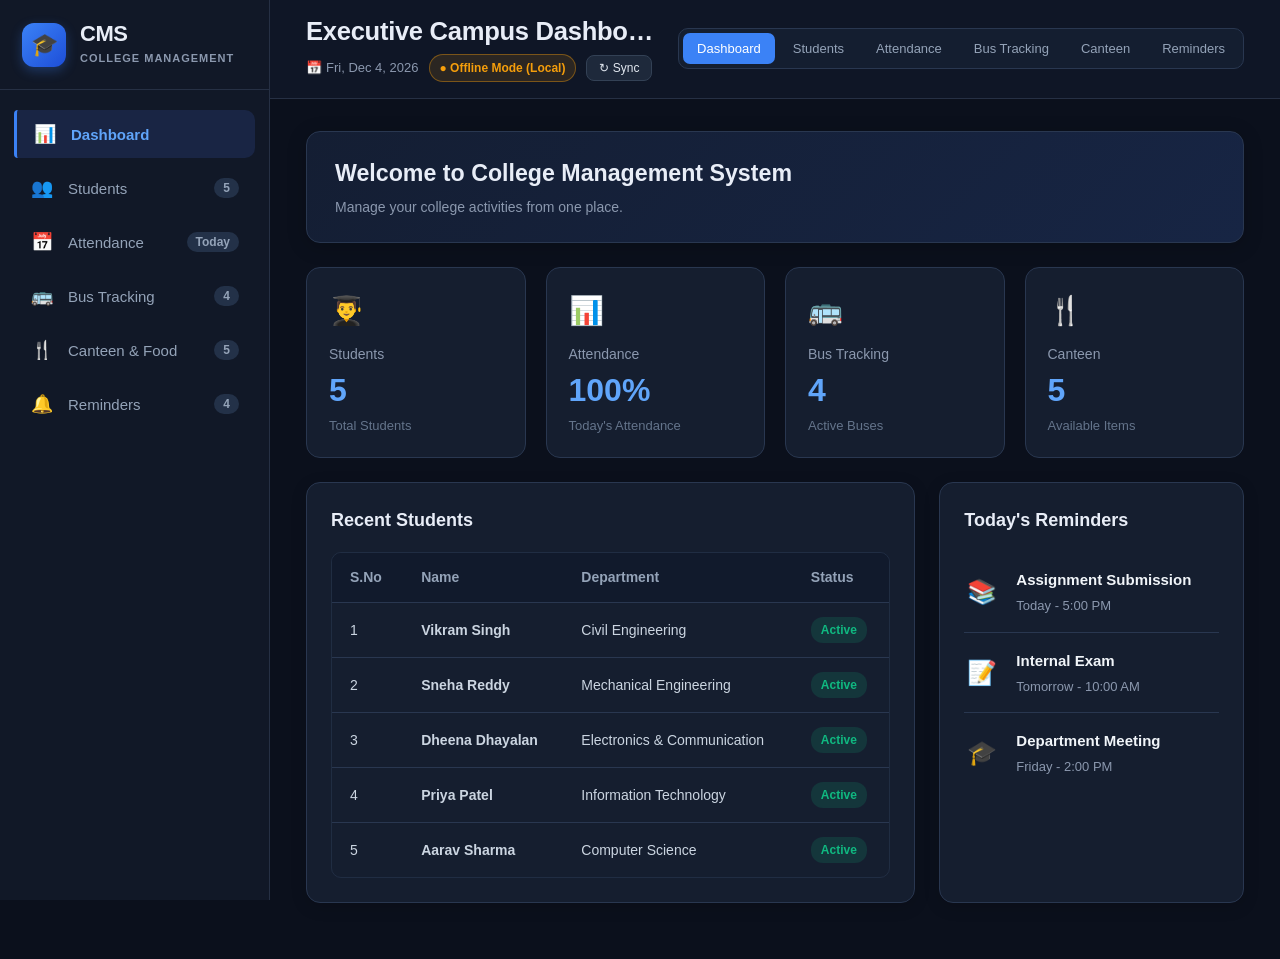
<file: index.html>
<!DOCTYPE html>
<html lang="en">
<head>
    <meta charset="UTF-8">
    <meta name="viewport" content="width=device-width, initial-scale=1.0, maximum-scale=5.0">
    <title>College Management System</title>
    <link rel="stylesheet" href="style.css">
</head>

<body>

<div class="app">

    <!-- SIDEBAR -->
    <aside class="sidebar" id="sidebar">
        <div class="logo">
            <div class="logo-icon">🎓</div>
            <div class="logo-text">
                <h2>CMS</h2>
                <p>COLLEGE MANAGEMENT</p>
            </div>
            <button class="sidebar-close-btn" id="sidebarCloseBtn" onclick="closeSidebar()" aria-label="Close navigation menu">&times;</button>
        </div>

        <nav>
            <button class="nav-item active" onclick="showPage('dashboard')">
                <span class="nav-icon">📊</span> <span>Dashboard</span>
            </button>
            <button class="nav-item" onclick="showPage('students')">
                <span class="nav-icon">👥</span> <span>Students</span>
                <small id="studentCountBadge">0</small>
            </button>
            <button class="nav-item" onclick="showPage('attendance')">
                <span class="nav-icon">📅</span> <span>Attendance</span>
                <small>Today</small>
            </button>
            <button class="nav-item" onclick="showPage('bus')">
                <span class="nav-icon">🚌</span> <span>Bus Tracking</span>
                <small>4</small>
            </button>
            <button class="nav-item" onclick="showPage('canteen')">
                <span class="nav-icon">🍴</span> <span>Canteen & Food</span>
                <small>5</small>
            </button>
            <button class="nav-item" onclick="showPage('reminders')">
                <span class="nav-icon">🔔</span> <span>Reminders</span>
                <small>4</small>
            </button>
        </nav>
    </aside>

    <!-- Overlay backdrop for mobile drawer -->
    <div class="sidebar-overlay" id="sidebarOverlay" onclick="closeSidebar()"></div>

    <!-- MAIN -->
    <main class="main">
        <!-- HEADER -->
        <header>
            <div class="header-left">
                <button class="mobile-menu-btn" id="mobileMenuBtn" onclick="toggleSidebar()" aria-label="Open Navigation Menu">
                    <span></span>
                    <span></span>
                    <span></span>
                </button>
                <div class="header-title-wrap">
                    <h1 id="pageTitle">Executive Campus Dashboard</h1>
                    <div class="date">
                        <span class="date-badge">📅 <span id="currentDate"></span></span>
                        <span id="dbStatusBadge" class="mysql">● Checking...</span>
                        <button class="sync" onclick="syncData()">↻ Sync</button>
                    </div>
                </div>
            </div>

            <div class="top-menu">
                <button class="top-nav-btn active" onclick="showPage('dashboard')">Dashboard</button>
                <button class="top-nav-btn" onclick="showPage('students')">Students</button>
                <button class="top-nav-btn" onclick="showPage('attendance')">Attendance</button>
                <button class="top-nav-btn" onclick="showPage('bus')">Bus Tracking</button>
                <button class="top-nav-btn" onclick="showPage('canteen')">Canteen</button>
                <button class="top-nav-btn" onclick="showPage('reminders')">Reminders</button>
            </div>
        </header>

        <!-- CONTENT -->
        <section class="content">

            <!-- DASHBOARD -->
            <div id="dashboard" class="page">
                <div class="welcome">
                    <h2>Welcome to College Management System</h2>
                    <p>Manage your college activities from one place.</p>
                </div>

                <div class="cards">
                    <div class="card">
                        <div class="card-icon">👨‍🎓</div>
                        <h3>Students</h3>
                        <strong id="dashTotalStudents">0</strong>
                        <p>Total Students</p>
                    </div>

                    <div class="card">
                        <div class="card-icon">📊</div>
                        <h3>Attendance</h3>
                        <strong id="dashAttendancePercentage">0%</strong>
                        <p>Today's Attendance</p>
                    </div>

                    <div class="card">
                        <div class="card-icon">🚌</div>
                        <h3>Bus Tracking</h3>
                        <strong>4</strong>
                        <p>Active Buses</p>
                    </div>

                    <div class="card">
                        <div class="card-icon">🍴</div>
                        <h3>Canteen</h3>
                        <strong>5</strong>
                        <p>Available Items</p>
                    </div>
                </div>

                <div class="dashboard-grid">
                    <div class="panel">
                        <h2>Recent Students</h2>
                        <div class="table-responsive">
                            <table>
                                <thead>
                                    <tr>
                                        <th>S.No</th>
                                        <th>Name</th>
                                        <th>Department</th>
                                        <th>Status</th>
                                    </tr>
                                </thead>
                                <tbody id="recentStudentsBody"></tbody>
                            </table>
                        </div>
                    </div>

                    <div class="panel">
                        <h2>Today's Reminders</h2>
                        <div class="reminder">
                            <span>📚</span>
                            <div>
                                <b>Assignment Submission</b>
                                <p>Today - 5:00 PM</p>
                            </div>
                        </div>
                        <div class="reminder">
                            <span>📝</span>
                            <div>
                                <b>Internal Exam</b>
                                <p>Tomorrow - 10:00 AM</p>
                            </div>
                        </div>
                        <div class="reminder">
                            <span>🎓</span>
                            <div>
                                <b>Department Meeting</b>
                                <p>Friday - 2:00 PM</p>
                            </div>
                        </div>
                    </div>
                </div>
            </div>

            <!-- STUDENTS -->
            <div id="students" class="page hidden">
                <div class="page-header">
                    <h2>Students</h2>
                    <button class="primary" onclick="openStudentModal()">+ Add Student</button>
                </div>
                <div class="panel">
                    <div class="table-responsive">
                        <table>
                            <thead>
                                <tr>
                                    <th>S.No</th>
                                    <th>Name</th>
                                    <th>Email</th>
                                    <th>Department</th>
                                    <th>Year</th>
                                    <th>Actions</th>
                                </tr>
                            </thead>
                            <tbody id="studentTable"></tbody>
                        </table>
                    </div>
                </div>
            </div>

            <!-- ATTENDANCE -->
            <div id="attendance" class="page hidden">
                <div class="page-header">
                    <h2>Attendance</h2>
                </div>
                <div class="cards">
                    <div class="card">
                        <h3>Total Students</h3>
                        <strong id="attendanceTotal">0</strong>
                    </div>
                    <div class="card">
                        <h3>Present</h3>
                        <strong id="attendancePresent">0</strong>
                    </div>
                    <div class="card">
                        <h3>Absent</h3>
                        <strong id="attendanceAbsent">0</strong>
                    </div>
                    <div class="card">
                        <h3>Percentage</h3>
                        <strong id="attendancePercentage">0%</strong>
                    </div>
                </div>
                <div class="panel">
                    <h2>Today's Attendance</h2>
                    <div class="table-responsive">
                        <table>
                            <thead>
                                <tr>
                                    <th>Student</th>
                                    <th>Department</th>
                                    <th>Status</th>
                                </tr>
                            </thead>
                            <tbody id="attendanceTableBody"></tbody>
                        </table>
                    </div>
                </div>
            </div>

            <!-- BUS -->
            <div id="bus" class="page hidden">
                <div class="page-header">
                    <h2>Bus Tracking</h2>
                </div>
                <div class="cards">
                    <div class="card">
                        <div class="card-icon">🚌</div>
                        <h3>Bus 101</h3>
                        <strong>Active</strong>
                        <p>Dharmapuri Route</p>
                    </div>
                    <div class="card">
                        <div class="card-icon">🚌</div>
                        <h3>Bus 102</h3>
                        <strong>Active</strong>
                        <p>Salem Route</p>
                    </div>
                    <div class="card">
                        <div class="card-icon">🚌</div>
                        <h3>Bus 103</h3>
                        <strong>Active</strong>
                        <p>Bangalore Route</p>
                    </div>
                    <div class="card">
                        <div class="card-icon">🚌</div>
                        <h3>Bus 104</h3>
                        <strong>Stopped</strong>
                        <p>Campus</p>
                    </div>
                </div>
            </div>

            <!-- CANTEEN -->
            <div id="canteen" class="page hidden">
                <div class="page-header">
                    <h2>Canteen & Food</h2>
                    <button class="primary">+ Add Food</button>
                </div>
                <div class="food-grid">
                    <div class="food">
                        <h3>🍛 Meals</h3>
                        <p>South Indian Meals</p>
                        <strong>₹80</strong>
                    </div>
                    <div class="food">
                        <h3>🥪 Sandwich</h3>
                        <p>Veg Sandwich</p>
                        <strong>₹50</strong>
                    </div>
                    <div class="food">
                        <h3>🍔 Burger</h3>
                        <p>Veg Burger</p>
                        <strong>₹70</strong>
                    </div>
                    <div class="food">
                        <h3>☕ Coffee</h3>
                        <p>Hot Coffee</p>
                        <strong>₹30</strong>
                    </div>
                    <div class="food">
                        <h3>🍜 Noodles</h3>
                        <p>Veg Noodles</p>
                        <strong>₹60</strong>
                    </div>
                </div>
            </div>

            <!-- REMINDERS -->
            <div id="reminders" class="page hidden">
                <div class="page-header">
                    <h2>Reminders</h2>
                </div>
                <div class="panel">
                    <div class="reminder">
                        <span>📚</span>
                        <div>
                            <h3>Assignment Submission</h3>
                            <p>Today - 5:00 PM</p>
                        </div>
                    </div>
                    <div class="reminder">
                        <span>📝</span>
                        <div>
                            <h3>Internal Examination</h3>
                            <p>Tomorrow - 10:00 AM</p>
                        </div>
                    </div>
                    <div class="reminder">
                        <span>🎓</span>
                        <div>
                            <h3>Department Meeting</h3>
                            <p>Friday - 2:00 PM</p>
                        </div>
                    </div>
                </div>
            </div>

        </section>
    </main>
</div>

<!-- ADD STUDENT MODAL -->
<div id="studentModal" class="modal hidden">
    <div class="modal-content">
        <h2>Add New Student</h2>
        <form id="studentForm">
            <div class="form-group">
                <label for="studentName">Name:</label>
                <input type="text" id="studentName" placeholder="Enter full name" required autocomplete="off">
            </div>

            <div class="form-group">
                <label for="studentEmail">Email:</label>
                <input type="email" id="studentEmail" placeholder="Enter email address" required autocomplete="off">
            </div>

            <div class="form-group">
                <label for="studentDept">Department:</label>
                <input type="text" id="studentDept" placeholder="e.g. CSE" required autocomplete="off">
            </div>

            <div class="form-group">
                <label for="studentYear">Year:</label>
                <input type="number" id="studentYear" min="1" max="4" placeholder="1 to 4" required>
            </div>

            <div class="modal-actions">
                <button type="button" class="btn-cancel" onclick="closeStudentModal()">Cancel</button>
                <button type="submit" class="primary">Save Student</button>
            </div>
        </form>
    </div>
</div>

<!-- DELETE CONFIRMATION MODAL -->
<div id="deleteModal" class="modal hidden">
    <div class="modal-content delete-modal-content">
        <div class="delete-icon">⚠️</div>
        <h2>Confirm Deletion</h2>
        <p id="deleteModalMessage">Are you sure you want to delete this student? This action cannot be undone.</p>
        <div class="modal-actions delete-modal-actions">
            <button type="button" class="btn-cancel" onclick="closeDeleteModal()">Cancel</button>
            <button type="button" class="btn-danger" onclick="confirmDeleteStudent()">Yes, Delete</button>
        </div>
    </div>
</div>

<!-- TOAST NOTIFICATION -->
<div id="toast" class="toast hidden"></div>

<script src="script.js"></script>
<script src="students.js"></script>
</body>
</html>
</file>
<file: style.css>
/* ==========================================================================
   COLLEGE MANAGEMENT SYSTEM - RESPONSIVE STYLESHEET
   ========================================================================== */

* {
    margin: 0;
    padding: 0;
    box-sizing: border-box;
    -webkit-tap-highlight-color: transparent;
}

:root {
    --bg-main: #0b101c;
    --bg-sidebar: #111827;
    --bg-header: #0f1626;
    --bg-panel: #151e2f;
    --bg-panel-hover: #192544;
    --bg-input: #0f172a;
    --border-color: #263044;
    --border-light: #293750;
    --text-primary: #e8edf7;
    --text-secondary: #8b98ae;
    --text-muted: #64748b;
    --accent-blue: #3b82f6;
    --accent-blue-hover: #2563eb;
    --accent-green: #10b981;
    --accent-red: #ef4444;
    --sidebar-width: 270px;
    --header-height: 90px;
}

body {
    font-family: -apple-system, BlinkMacSystemFont, "Segoe UI", Roboto, Oxygen, Ubuntu, Cantarell, "Open Sans", "Helvetica Neue", sans-serif;
    background: var(--bg-main);
    color: var(--text-primary);
    overflow-x: hidden;
    min-height: 100vh;
    line-height: 1.5;
}

body.sidebar-locked {
    overflow: hidden;
}

/* ==========================================================================
   APP SHELL LAYOUT
   ========================================================================== */

.app {
    display: flex;
    min-height: 100vh;
    width: 100%;
    position: relative;
}

/* ==========================================================================
   SIDEBAR
   ========================================================================== */

.sidebar {
    width: var(--sidebar-width);
    background: var(--bg-sidebar);
    border-right: 1px solid var(--border-color);
    position: fixed;
    top: 0;
    left: 0;
    bottom: 0;
    height: 100vh;
    z-index: 1000;
    display: flex;
    flex-direction: column;
    transition: transform 0.3s cubic-bezier(0.4, 0, 0.2, 1);
    overflow-y: auto;
}

.logo {
    height: var(--header-height);
    display: flex;
    align-items: center;
    gap: 14px;
    padding: 20px 22px;
    border-bottom: 1px solid var(--border-color);
    flex-shrink: 0;
    position: relative;
}

.logo-icon {
    width: 44px;
    height: 44px;
    background: linear-gradient(135deg, #3b82f6, #1d4ed8);
    border-radius: 12px;
    display: flex;
    align-items: center;
    justify-content: center;
    font-size: 22px;
    box-shadow: 0 4px 12px rgba(59, 130, 246, 0.3);
    flex-shrink: 0;
}

.logo-text h2 {
    font-size: 22px;
    font-weight: 700;
    letter-spacing: -0.5px;
    line-height: 1.1;
}

.logo-text p {
    color: var(--text-secondary);
    font-size: 11px;
    font-weight: 600;
    letter-spacing: 1px;
    margin-top: 4px;
}

/* Close button for mobile drawer */
.sidebar-close-btn {
    display: none;
    margin-left: auto;
    background: #1e293b;
    border: 1px solid #334155;
    color: #cbd5e1;
    width: 36px;
    height: 36px;
    border-radius: 8px;
    font-size: 24px;
    line-height: 1;
    cursor: pointer;
    align-items: center;
    justify-content: center;
    transition: all 0.2s ease;
}

.sidebar-close-btn:hover {
    background: #334155;
    color: #fff;
}

/* NAVIGATION */
nav {
    padding: 20px 14px;
    flex: 1;
}

.nav-item {
    width: 100%;
    min-height: 48px;
    padding: 12px 16px;
    margin-bottom: 6px;
    border: none;
    background: transparent;
    color: #94a3b8;
    text-align: left;
    font-size: 15px;
    font-weight: 500;
    border-radius: 10px;
    cursor: pointer;
    display: flex;
    align-items: center;
    gap: 14px;
    transition: all 0.2s ease;
}

.nav-icon {
    font-size: 18px;
    width: 24px;
    display: inline-flex;
    justify-content: center;
}

.nav-item:hover,
.nav-item.active {
    background: var(--bg-panel-hover);
    color: #60a5fa;
}

.nav-item.active {
    font-weight: 600;
    border-left: 3px solid #3b82f6;
    border-radius: 4px 10px 10px 4px;
}

.nav-item small {
    margin-left: auto;
    background: #233148;
    color: #94a3b8;
    padding: 3px 9px;
    font-size: 12px;
    font-weight: 600;
    border-radius: 12px;
}

.nav-item.active small {
    background: #1e3a8a;
    color: #93c5fd;
}

/* SIDEBAR BACKDROP OVERLAY FOR MOBILE */
.sidebar-overlay {
    display: none;
    position: fixed;
    top: 0;
    left: 0;
    right: 0;
    bottom: 0;
    width: 100vw;
    height: 100vh;
    background: rgba(0, 0, 0, 0.7);
    backdrop-filter: blur(4px);
    -webkit-backdrop-filter: blur(4px);
    z-index: 990;
    opacity: 0;
    pointer-events: none;
    transition: opacity 0.3s ease;
}

.sidebar-overlay.open {
    opacity: 1;
    pointer-events: auto;
}

/* ==========================================================================
   MAIN CONTENT WRAPPER
   ========================================================================== */

.main {
    margin-left: var(--sidebar-width);
    width: calc(100% - var(--sidebar-width));
    min-height: 100vh;
    display: flex;
    flex-direction: column;
    transition: margin-left 0.3s ease, width 0.3s ease;
}

/* ==========================================================================
   HEADER
   ========================================================================== */

header {
    min-height: var(--header-height);
    border-bottom: 1px solid var(--border-color);
    padding: 16px 36px;
    display: flex;
    justify-content: space-between;
    align-items: center;
    gap: 20px;
    background: var(--bg-header);
    position: sticky;
    top: 0;
    z-index: 50;
}

.header-left {
    display: flex;
    align-items: center;
    gap: 16px;
    flex: 1;
    min-width: 0;
}

/* Mobile Hamburger Button */
.mobile-menu-btn {
    display: none;
    background: #192544;
    border: 1px solid var(--border-light);
    width: 44px;
    height: 44px;
    border-radius: 10px;
    cursor: pointer;
    flex-direction: column;
    justify-content: center;
    align-items: center;
    gap: 5px;
    padding: 0;
    flex-shrink: 0;
    transition: all 0.2s ease;
}

.mobile-menu-btn span {
    display: block;
    width: 20px;
    height: 2px;
    background: #cbd5e1;
    border-radius: 2px;
    transition: all 0.2s ease;
}

.mobile-menu-btn:hover {
    background: #243561;
}

.mobile-menu-btn.active span:nth-child(1) {
    transform: translateY(7px) rotate(45deg);
}

.mobile-menu-btn.active span:nth-child(2) {
    opacity: 0;
}

.mobile-menu-btn.active span:nth-child(3) {
    transform: translateY(-7px) rotate(-45deg);
}

.header-title-wrap {
    min-width: 0;
}

.header-title-wrap h1 {
    font-size: clamp(1.2rem, 2vw, 1.65rem);
    font-weight: 700;
    line-height: 1.25;
    letter-spacing: -0.3px;
    white-space: nowrap;
    overflow: hidden;
    text-overflow: ellipsis;
}

.date {
    color: var(--text-secondary);
    margin-top: 6px;
    display: flex;
    align-items: center;
    flex-wrap: wrap;
    gap: 10px;
    font-size: 13px;
}

.date-badge {
    white-space: nowrap;
    display: inline-flex;
    align-items: center;
    gap: 4px;
}

.mysql {
    color: #10b981;
    border: 1px solid rgba(16, 185, 129, 0.3);
    background: rgba(16, 185, 129, 0.12);
    padding: 4px 10px;
    border-radius: 16px;
    font-size: 12px;
    font-weight: 600;
    white-space: nowrap;
    transition: all 0.3s ease;
}

.mysql.offline {
    color: #f59e0b;
    border-color: rgba(245, 158, 11, 0.4);
    background: rgba(245, 158, 11, 0.12);
}

.sync {
    padding: 5px 12px;
    border: 1px solid #334155;
    border-radius: 8px;
    background: #1e293b;
    color: #e2e8f0;
    cursor: pointer;
    font-size: 12px;
    font-weight: 500;
    transition: all 0.2s ease;
    white-space: nowrap;
}

.sync:hover {
    background: #334155;
    color: #ffffff;
}

/* Top Desktop Nav */
.top-menu {
    background: #141e30;
    padding: 4px;
    border-radius: 10px;
    border: 1px solid var(--border-light);
    display: flex;
    gap: 4px;
    flex-shrink: 0;
}

.top-menu button {
    background: transparent;
    border: none;
    color: #94a3b8;
    padding: 8px 14px;
    cursor: pointer;
    font-size: 13px;
    font-weight: 500;
    border-radius: 7px;
    white-space: nowrap;
    transition: all 0.2s ease;
}

.top-menu button:hover,
.top-menu button.active {
    background: #3b82f6;
    color: #ffffff;
}

/* ==========================================================================
   PAGE CONTENT
   ========================================================================== */

.content {
    padding: 32px 36px;
    flex: 1;
    width: 100%;
}

.page {
    animation: fade 0.25s ease-out;
}

.hidden {
    display: none !important;
}

@keyframes fade {
    from {
        opacity: 0;
        transform: translateY(8px);
    }
    to {
        opacity: 1;
        transform: translateY(0);
    }
}

/* WELCOME BANNER */
.welcome {
    background: linear-gradient(135deg, #141e33 0%, #172544 100%);
    padding: 24px 28px;
    border: 1px solid var(--border-light);
    border-radius: 14px;
    margin-bottom: 24px;
    box-shadow: 0 4px 20px rgba(0, 0, 0, 0.2);
}

.welcome h2 {
    font-size: clamp(1.2rem, 2vw, 1.45rem);
    margin-bottom: 6px;
    font-weight: 600;
}

.welcome p {
    color: var(--text-secondary);
    font-size: 14px;
}

/* ==========================================================================
   METRIC STATS CARDS
   ========================================================================== */

.cards {
    display: grid;
    grid-template-columns: repeat(4, 1fr);
    gap: 20px;
    margin-bottom: 24px;
}

.card {
    background: var(--bg-panel);
    border: 1px solid var(--border-light);
    padding: 22px;
    border-radius: 14px;
    transition: transform 0.2s ease, border-color 0.2s ease, box-shadow 0.2s ease;
    display: flex;
    flex-direction: column;
}

.card:hover {
    transform: translateY(-3px);
    border-color: #3b82f6;
    box-shadow: 0 8px 24px rgba(0, 0, 0, 0.3);
}

.card-icon {
    font-size: 28px;
    margin-bottom: 12px;
}

.card h3 {
    color: var(--text-secondary);
    font-size: 14px;
    font-weight: 500;
    margin-bottom: 8px;
}

.card strong {
    display: block;
    font-size: clamp(1.6rem, 2.5vw, 2rem);
    font-weight: 700;
    color: #60a5fa;
    line-height: 1.1;
}

.card p {
    color: var(--text-muted);
    font-size: 13px;
    margin-top: 8px;
}

/* ==========================================================================
   PANELS & DASHBOARD GRIDS
   ========================================================================== */

.dashboard-grid {
    display: grid;
    grid-template-columns: 2fr 1fr;
    gap: 24px;
}

.panel {
    background: var(--bg-panel);
    border: 1px solid var(--border-light);
    padding: 24px;
    border-radius: 14px;
    margin-bottom: 24px;
    box-shadow: 0 4px 16px rgba(0, 0, 0, 0.15);
}

.panel h2 {
    font-size: 18px;
    font-weight: 600;
    margin-bottom: 18px;
}

/* ==========================================================================
   RESPONSIVE DATA TABLES
   ========================================================================== */

.table-responsive {
    width: 100%;
    overflow-x: auto;
    -webkit-overflow-scrolling: touch;
    border-radius: 10px;
    border: 1px solid rgba(41, 55, 80, 0.6);
}

/* Custom subtle scrollbar */
.table-responsive::-webkit-scrollbar {
    height: 6px;
}

.table-responsive::-webkit-scrollbar-track {
    background: #0f172a;
    border-radius: 4px;
}

.table-responsive::-webkit-scrollbar-thumb {
    background: #2b3b55;
    border-radius: 4px;
}

.table-responsive::-webkit-scrollbar-thumb:hover {
    background: #475569;
}

table {
    width: 100%;
    min-width: 580px; /* guarantees headers and columns don't compress unreadably */
    border-collapse: collapse;
}

.dashboard-grid .table-responsive table {
    min-width: 420px;
}

th, td {
    padding: 14px 18px;
    border-bottom: 1px solid var(--border-light);
    text-align: left;
    font-size: 14px;
}

th {
    color: #94a3b8;
    background: #111a2c;
    font-weight: 600;
    white-space: nowrap;
}

td {
    color: #cbd5e1;
    vertical-align: middle;
}

tbody tr {
    transition: background 0.15s ease;
}

tbody tr:hover {
    background: rgba(25, 37, 68, 0.4);
}

tbody tr:last-child td {
    border-bottom: none;
}

.status {
    color: #10b981;
    background: rgba(16, 185, 129, 0.15);
    padding: 4px 10px;
    border-radius: 12px;
    font-size: 12px;
    font-weight: 600;
    display: inline-block;
}

.absent {
    color: #ef4444;
    background: rgba(239, 68, 68, 0.15);
    padding: 4px 10px;
    border-radius: 12px;
    font-size: 12px;
    font-weight: 600;
    display: inline-block;
}

.delete-btn {
    background: #dc2626;
    color: white;
    border: none;
    padding: 6px 14px;
    border-radius: 6px;
    cursor: pointer;
    font-size: 13px;
    font-weight: 500;
    transition: background 0.2s ease;
}

.delete-btn:hover {
    background: #b91c1c;
}

/* ==========================================================================
   REMINDERS
   ========================================================================== */

.reminder {
    display: flex;
    align-items: center;
    gap: 16px;
    padding: 16px 0;
    border-bottom: 1px solid var(--border-light);
}

.reminder:last-child {
    border-bottom: none;
}

.reminder > span {
    font-size: 24px;
    flex-shrink: 0;
    width: 36px;
    text-align: center;
}

.reminder b, .reminder h3 {
    font-size: 15px;
    font-weight: 600;
    color: #f1f5f9;
}

.reminder p {
    color: var(--text-secondary);
    font-size: 13px;
    margin-top: 4px;
}

/* ==========================================================================
   PAGE HEADERS & ACTIONS
   ========================================================================== */

.page-header {
    display: flex;
    justify-content: space-between;
    align-items: center;
    margin-bottom: 24px;
    gap: 16px;
    flex-wrap: wrap;
}

.page-header h2 {
    font-size: clamp(1.3rem, 2.5vw, 1.7rem);
    font-weight: 700;
}

.primary {
    background: #3b82f6;
    color: white;
    border: none;
    padding: 11px 22px;
    border-radius: 8px;
    cursor: pointer;
    font-size: 14px;
    font-weight: 600;
    display: inline-flex;
    align-items: center;
    justify-content: center;
    gap: 8px;
    transition: all 0.2s ease;
    box-shadow: 0 4px 14px rgba(59, 130, 246, 0.3);
}

.primary:hover {
    background: #2563eb;
    transform: translateY(-1px);
}

/* ==========================================================================
   FOOD GRID (CANTEEN)
   ========================================================================== */

.food-grid {
    display: grid;
    grid-template-columns: repeat(3, 1fr);
    gap: 20px;
}

.food {
    background: var(--bg-panel);
    border: 1px solid var(--border-light);
    border-radius: 14px;
    padding: 22px;
    transition: transform 0.2s ease, border-color 0.2s ease;
}

.food:hover {
    transform: translateY(-2px);
    border-color: #3b82f6;
}

.food h3 {
    font-size: 18px;
    font-weight: 600;
    margin-bottom: 8px;
}

.food p {
    color: var(--text-secondary);
    font-size: 14px;
    margin-bottom: 14px;
}

.food strong {
    color: #60a5fa;
    font-size: 20px;
    font-weight: 700;
}

/* ==========================================================================
   MODALS & DIALOGS
   ========================================================================== */

.modal {
    position: fixed;
    top: 0;
    left: 0;
    width: 100vw;
    height: 100vh;
    background-color: rgba(0, 0, 0, 0.75);
    backdrop-filter: blur(4px);
    -webkit-backdrop-filter: blur(4px);
    display: flex;
    justify-content: center;
    align-items: center;
    padding: 16px;
    z-index: 10000;
}

.modal-content {
    background: #1e293b;
    color: #ffffff;
    padding: 28px;
    border-radius: 14px;
    width: 100%;
    max-width: 460px;
    max-height: 92vh;
    overflow-y: auto;
    border: 1px solid #334155;
    box-shadow: 0 20px 40px rgba(0, 0, 0, 0.6);
    animation: modalPop 0.2s ease-out;
}

@keyframes modalPop {
    from {
        opacity: 0;
        transform: scale(0.95);
    }
    to {
        opacity: 1;
        transform: scale(1);
    }
}

.modal-content h2 {
    font-size: 20px;
    margin-bottom: 20px;
    font-weight: 600;
}

.modal-content .form-group {
    margin-bottom: 16px;
    display: flex;
    flex-direction: column;
}

.modal-content label {
    margin-bottom: 6px;
    font-size: 14px;
    font-weight: 500;
    color: #cbd5e1;
}

.modal-content input,
.modal-content select {
    padding: 10px 14px;
    border-radius: 8px;
    border: 1px solid #334155;
    background: var(--bg-input);
    color: #fff;
    font-size: 16px; /* 16px prevents iOS Safari auto-zoom */
    outline: none;
    transition: border-color 0.2s ease;
    width: 100%;
}

.modal-content input:focus,
.modal-content select:focus {
    border-color: #3b82f6;
    box-shadow: 0 0 0 3px rgba(59, 130, 246, 0.2);
}

.modal-actions {
    display: flex;
    gap: 12px;
    justify-content: flex-end;
    margin-top: 24px;
}

.modal-actions button {
    padding: 10px 18px;
    border: none;
    border-radius: 8px;
    font-size: 14px;
    font-weight: 600;
    cursor: pointer;
    transition: all 0.2s ease;
}

.modal-actions .btn-cancel {
    background: #475569;
    color: #f1f5f9;
}

.modal-actions .btn-cancel:hover {
    background: #334155;
}

/* Delete confirmation modal specific */
.delete-modal-content {
    max-width: 420px;
    text-align: center;
}

.delete-icon {
    font-size: 44px;
    margin-bottom: 10px;
}

.delete-modal-content p {
    color: #94a3b8;
    margin: 12px 0 24px 0;
    font-size: 14px;
    line-height: 1.5;
}

.delete-modal-actions {
    justify-content: center;
    gap: 12px;
}

.btn-danger {
    background: #ef4444;
    color: #fff;
    padding: 10px 20px;
    border: none;
    border-radius: 8px;
    cursor: pointer;
    font-weight: 600;
    font-size: 14px;
    transition: background 0.2s ease;
}

.btn-danger:hover {
    background: #dc2626;
}

/* ==========================================================================
   TOAST NOTIFICATIONS
   ========================================================================== */

.toast {
    position: fixed;
    top: 24px;
    right: 24px;
    background: #1e293b;
    color: #f8fafc;
    border-left: 4px solid #10b981;
    border-radius: 10px;
    padding: 14px 20px;
    font-size: 14px;
    font-weight: 500;
    box-shadow: 0 10px 25px rgba(0, 0, 0, 0.4);
    display: flex;
    align-items: center;
    gap: 10px;
    z-index: 20000;
    border: 1px solid #334155;
    border-left: 4px solid #10b981;
    transition: opacity 0.3s ease, transform 0.3s ease;
}

.toast.toast-error {
    border-left-color: #ef4444;
}

.toast.hidden {
    display: none;
    opacity: 0;
    transform: translateY(-8px);
}

/* ==========================================================================
   RESPONSIVE BREAKPOINTS
   ========================================================================== */

/* 1. Large Laptops / Small Desktops (<= 1200px) */
@media (max-width: 1200px) {
    :root {
        --sidebar-width: 240px;
    }

    .top-menu {
        display: none; /* Sidebar provides clear navigation */
    }

    .cards {
        grid-template-columns: repeat(2, 1fr);
    }
}

/* 2. Tablets & Small Laptops (<= 992px) */
@media (max-width: 992px) {
    .dashboard-grid {
        grid-template-columns: 1fr;
    }

    .food-grid {
        grid-template-columns: repeat(2, 1fr);
    }

    header {
        padding: 16px 24px;
    }

    .content {
        padding: 24px 24px;
    }
}

/* 3. Mobile / Tablet Breakpoint (<= 900px): Transforms sidebar to offcanvas drawer */
@media (max-width: 900px) {
    :root {
        --sidebar-width: 280px;
    }

    /* Offcanvas Sidebar Drawer */
    .sidebar {
        transform: translateX(-100%);
        box-shadow: 10px 0 35px rgba(0, 0, 0, 0.7);
        z-index: 1000;
    }

    .sidebar.open {
        transform: translateX(0);
    }

    .sidebar-overlay {
        display: block;
    }

    .sidebar-close-btn {
        display: flex;
    }

    /* Main fills 100% width */
    .main {
        margin-left: 0 !important;
        width: 100% !important;
    }

    /* Show Mobile Hamburger */
    .mobile-menu-btn {
        display: flex;
    }

    header {
        padding: 14px 20px;
    }

    .content {
        padding: 20px;
    }
}

/* 4. Small Tablets & Phones (<= 640px) */
@media (max-width: 640px) {
    header {
        padding: 12px 16px;
    }

    .header-left {
        gap: 12px;
    }

    .header-title-wrap h1 {
        font-size: 1.25rem;
    }

    .date {
        font-size: 12px;
        gap: 8px;
        margin-top: 6px;
    }

    .mysql {
        font-size: 11px;
        padding: 3px 8px;
    }

    .sync {
        font-size: 11px;
        padding: 4px 9px;
    }

    .content {
        padding: 16px 14px;
    }

    .welcome {
        padding: 18px 16px;
        margin-bottom: 18px;
    }

    .welcome h2 {
        font-size: 1.2rem;
    }

    .cards {
        grid-template-columns: 1fr;
        gap: 14px;
        margin-bottom: 18px;
    }

    .card {
        padding: 18px 16px;
    }

    .panel {
        padding: 18px 16px;
        margin-bottom: 18px;
    }

    .food-grid {
        grid-template-columns: 1fr;
        gap: 14px;
    }

    .page-header {
        flex-direction: column;
        align-items: stretch;
        gap: 12px;
        margin-bottom: 18px;
    }

    .page-header .primary {
        width: 100%;
        text-align: center;
        padding: 12px;
    }

    /* Modals on Phone Viewports */
    .modal {
        padding: 12px;
    }

    .modal-content {
        padding: 20px 16px;
        border-radius: 12px;
    }

    .modal-actions {
        flex-direction: column-reverse;
        gap: 8px;
    }

    .modal-actions button {
        width: 100%;
        padding: 12px;
    }

    .delete-modal-actions {
        flex-direction: column-reverse;
    }

    .btn-danger {
        width: 100%;
        padding: 12px;
    }

    /* Toast Notification centered on mobile */
    .toast {
        top: 14px;
        left: 14px;
        right: 14px;
        width: auto;
        max-width: none;
        justify-content: center;
        padding: 12px 16px;
        font-size: 13px;
    }

    th, td {
        padding: 12px 14px;
        font-size: 13px;
    }
}

/* 5. Extra Small Phones (<= 380px) */
@media (max-width: 380px) {
    :root {
        --sidebar-width: 250px;
    }

    .header-title-wrap h1 {
        font-size: 1.1rem;
    }

    .card strong {
        font-size: 1.5rem;
    }
}
</file>
